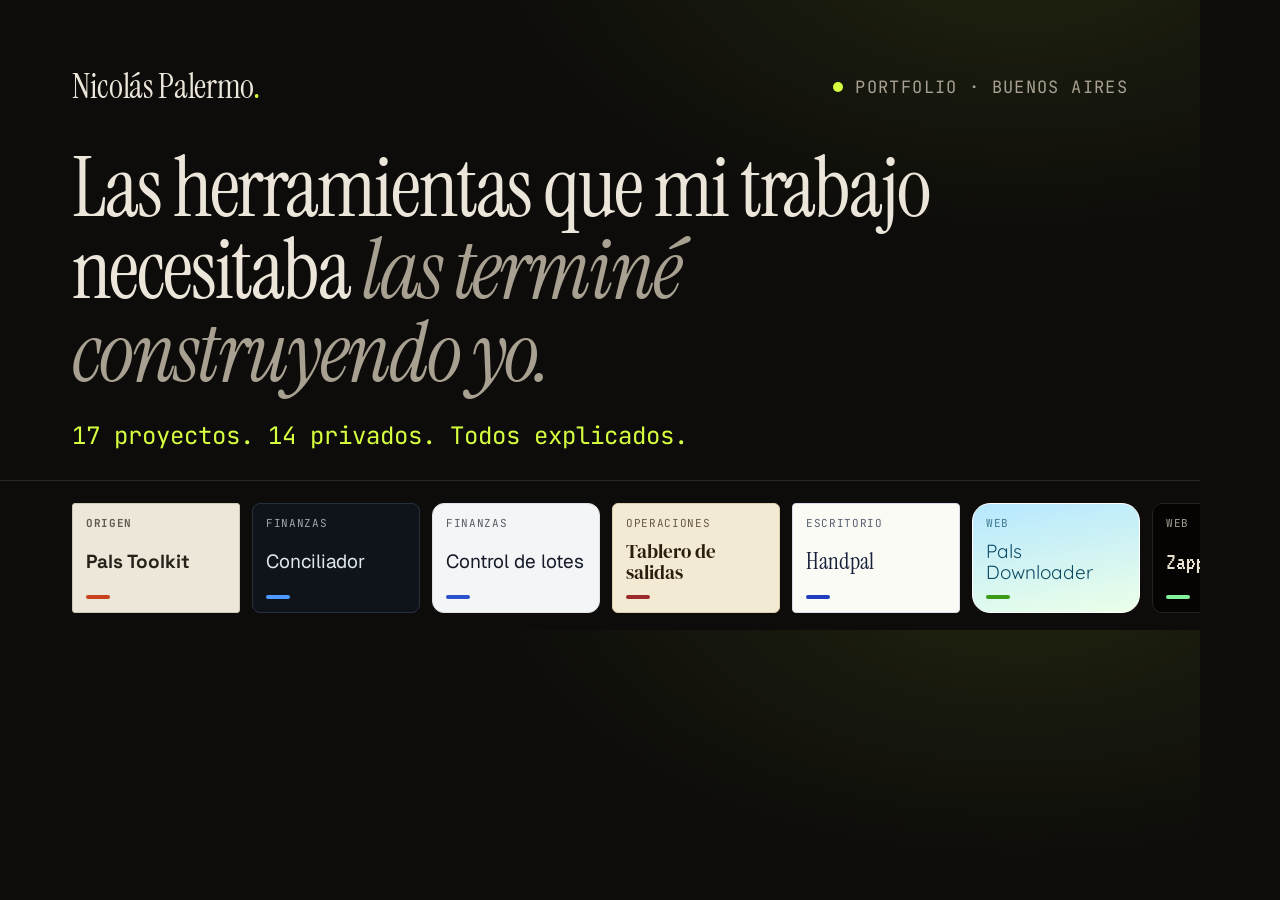
<file: tools/og.html>
<!doctype html>
<!-- Fuente de public/og.png (1200x630). Regenerar: ver README, sección "Imagen para compartir". -->
<html lang="es">
<head>
<meta charset="utf-8">
<title>OG image</title>
<link href="https://fonts.googleapis.com/css2?family=Baloo+2:wght@800&family=DM+Serif+Display&family=Geist:wght@400;500;600&family=Instrument+Serif:ital@0;1&family=JetBrains+Mono:wght@400;500&family=Quicksand:wght@500&family=Space+Grotesk:wght@700&family=VT323&display=swap" rel="stylesheet">
<style>
  * { box-sizing: border-box; margin: 0; }
  html, body { width: 1200px; height: 630px; overflow: hidden; }
  body {
    background: #0d0c0a; color: #ece6da; font-family: "Geist", sans-serif;
    background-image: radial-gradient(900px 500px at 85% -10%, rgba(214, 255, 63, 0.10), transparent 60%);
    padding: 64px 72px 0; position: relative;
  }
  .top { display: flex; justify-content: space-between; align-items: center; font-family: "JetBrains Mono", monospace; font-size: 17px; letter-spacing: 0.08em; text-transform: uppercase; color: #a8a091; }
  .top b { color: #ece6da; font-family: "Instrument Serif", serif; font-weight: 400; font-size: 34px; letter-spacing: -0.01em; text-transform: none; }
  .top b i { color: #d6ff3f; font-style: normal; }
  .top span { display: flex; align-items: center; gap: 12px; }
  .top span::before { content: ""; width: 10px; height: 10px; border-radius: 50%; background: #d6ff3f; }
  h1 { margin-top: 38px; font-family: "Instrument Serif", serif; font-weight: 400; font-size: 84px; line-height: 0.98; letter-spacing: -0.025em; max-width: 1000px; }
  h1 em { color: #a8a091; }
  p { margin-top: 26px; font-family: "JetBrains Mono", monospace; font-size: 24px; color: #d6ff3f; }
  .tape { position: absolute; left: 0; right: 0; bottom: 0; height: 150px; border-top: 1px solid rgba(236, 230, 218, 0.13); display: flex; gap: 12px; padding: 22px 0 0 72px; overflow: hidden; }
  .t { flex: none; width: 168px; height: 110px; padding: 13px; border-radius: 10px; display: flex; flex-direction: column; justify-content: space-between; font-size: 19px; line-height: 1.1; border: 1px solid; }
  .t small { font-family: "JetBrains Mono", monospace; font-size: 11px; letter-spacing: 0.06em; text-transform: uppercase; opacity: 0.7; }
  .t u { display: block; width: 24px; height: 4px; border-radius: 2px; }
</style>
</head>
<body>
  <div class="top"><b>Nicolás Palermo<i>.</i></b><span>Portfolio · Buenos Aires</span></div>
  <h1>Las herramientas que mi trabajo necesitaba <em>las terminé construyendo yo.</em></h1>
  <p>17 proyectos. 14 privados. Todos explicados.</p>
  <div class="tape">
    <div class="t" style="background:#ece7d9;color:#26221a;border-color:#cfc8b5;border-radius:3px;font-family:'Space Grotesk';font-weight:700"><small>Origen</small>Pals Toolkit<u style="background:#c8421e"></u></div>
    <div class="t" style="background:#0f141a;color:#dfe6ee;border-color:#26303c;border-radius:8px"><small>Finanzas</small>Conciliador<u style="background:#4c9aff"></u></div>
    <div class="t" style="background:#f4f5f7;color:#151b28;border-color:#dde1e8;border-radius:12px"><small>Finanzas</small>Control de lotes<u style="background:#2952cc"></u></div>
    <div class="t" style="background:#f3ead4;color:#2a1f0f;border-color:#dccfae;border-radius:6px;font-family:'DM Serif Display'"><small>Operaciones</small>Tablero de salidas<u style="background:#9c2a2c"></u></div>
    <div class="t" style="background:#fbfbf6;color:#17203a;border-color:#d8dce6;border-radius:4px;font-family:'Instrument Serif';font-size:23px"><small>Escritorio</small>Handpal<u style="background:#1f3fbf"></u></div>
    <div class="t" style="background:linear-gradient(170deg,#b6e8ff,#ecffe8);color:#0c4a63;border-color:#fff;border-radius:18px;font-family:'Quicksand'"><small>Web</small>Pals Downloader<u style="background:#3d9b17"></u></div>
    <div class="t" style="background:#050403;color:#e9e2d0;border-color:#26211a;font-family:'VT323';font-size:25px"><small>Web</small>Zappinglate<u style="background:#86f29a"></u></div>
    <div class="t" style="background:#fef6e4;color:#3a2e5c;border-color:#ecdcbb;border-radius:16px;font-family:'Baloo 2';font-weight:800"><small>Familia</small>Libro para colorear<u style="background:#e8484f"></u></div>
  </div>
</body>
</html>
</file>
